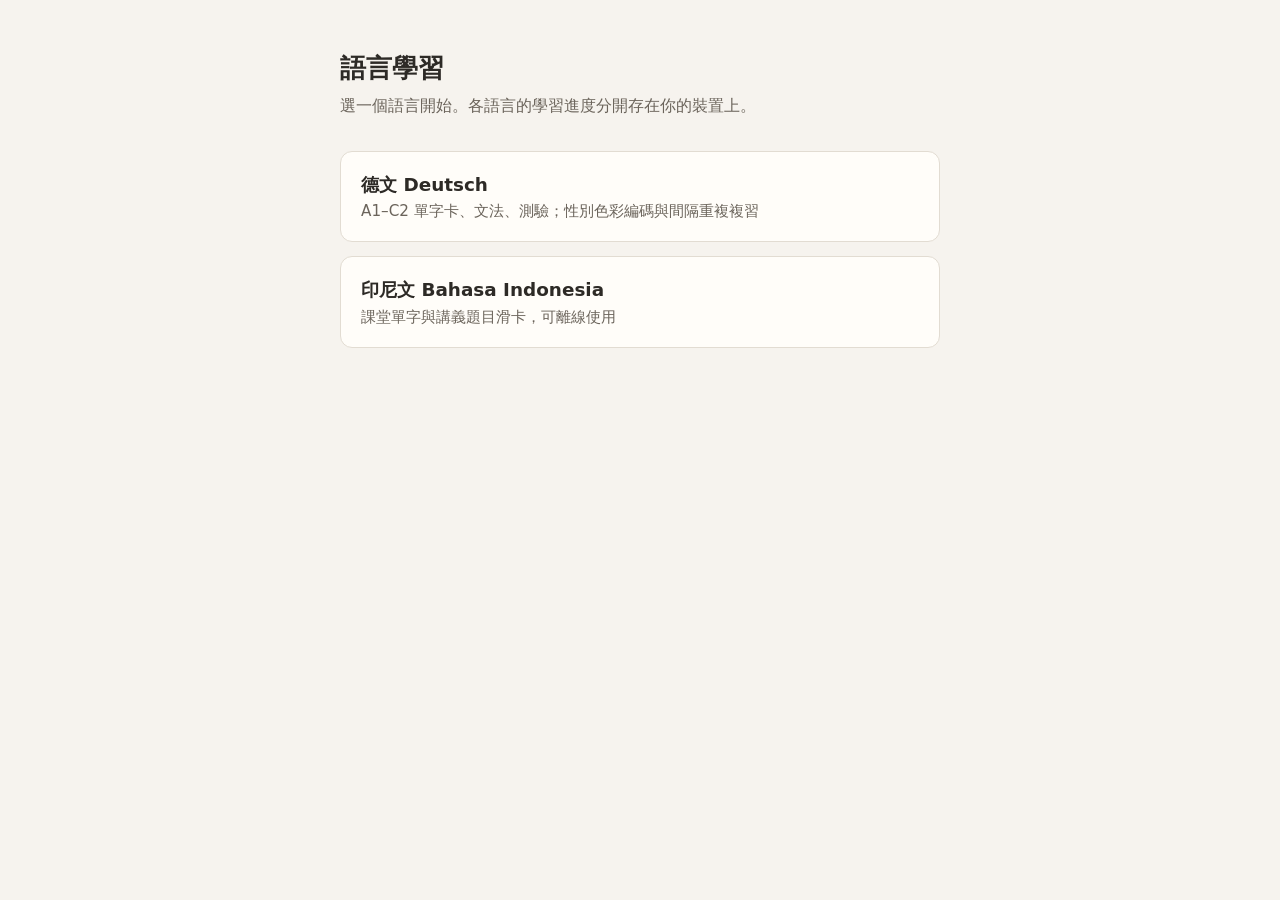
<file: index.html>
<!DOCTYPE html>
<html lang="zh-Hant">
<head>
<meta charset="UTF-8">
<meta name="viewport" content="width=device-width, initial-scale=1.0">
<title>語言學習 | 德文・印尼文</title>
<meta name="description" content="免費語言學習網站：德文 A1–C2 單字文法、印尼文課堂滑卡。繁體中文介面，進度只存在你的裝置。">
<!-- Hub page only links to each language folder; each language keeps its own code, style and storage keys -->
<style>
  :root { --paper: #f6f3ee; --ink: #2d2a26; --muted: #6b645b; --line: #e2dcd2; --card: #fffdf9; }
  * { box-sizing: border-box; }
  body { margin: 0; background: var(--paper); color: var(--ink);
         font-family: "Noto Sans TC", system-ui, -apple-system, "Microsoft JhengHei", sans-serif; line-height: 1.6; }
  .wrap { max-width: 640px; margin: 0 auto; padding: 48px 20px; }
  h1 { font-size: 1.6rem; margin: 0 0 4px; }
  p.lead { color: var(--muted); margin: 0 0 32px; }
  ul { list-style: none; padding: 0; margin: 0; display: grid; gap: 14px; }
  a.lang { display: block; padding: 18px 20px; background: var(--card); border: 1px solid var(--line);
           border-radius: 12px; color: inherit; text-decoration: none; }
  a.lang:hover, a.lang:focus-visible { border-color: var(--ink); }
  a.lang strong { font-size: 1.15rem; }
  a.lang span { display: block; color: var(--muted); font-size: .95rem; }
</style>
</head>
<body>
<main class="wrap">
  <h1>語言學習</h1>
  <p class="lead">選一個語言開始。各語言的學習進度分開存在你的裝置上。</p>
  <ul>
    <li><a class="lang" href="german/"><strong>德文 Deutsch</strong>
      <span>A1–C2 單字卡、文法、測驗；性別色彩編碼與間隔重複複習</span></a></li>
    <li><a class="lang" href="indonesian/"><strong>印尼文 Bahasa Indonesia</strong>
      <span>課堂單字與講義題目滑卡，可離線使用</span></a></li>
  </ul>
</main>
</body>
</html>
</file>
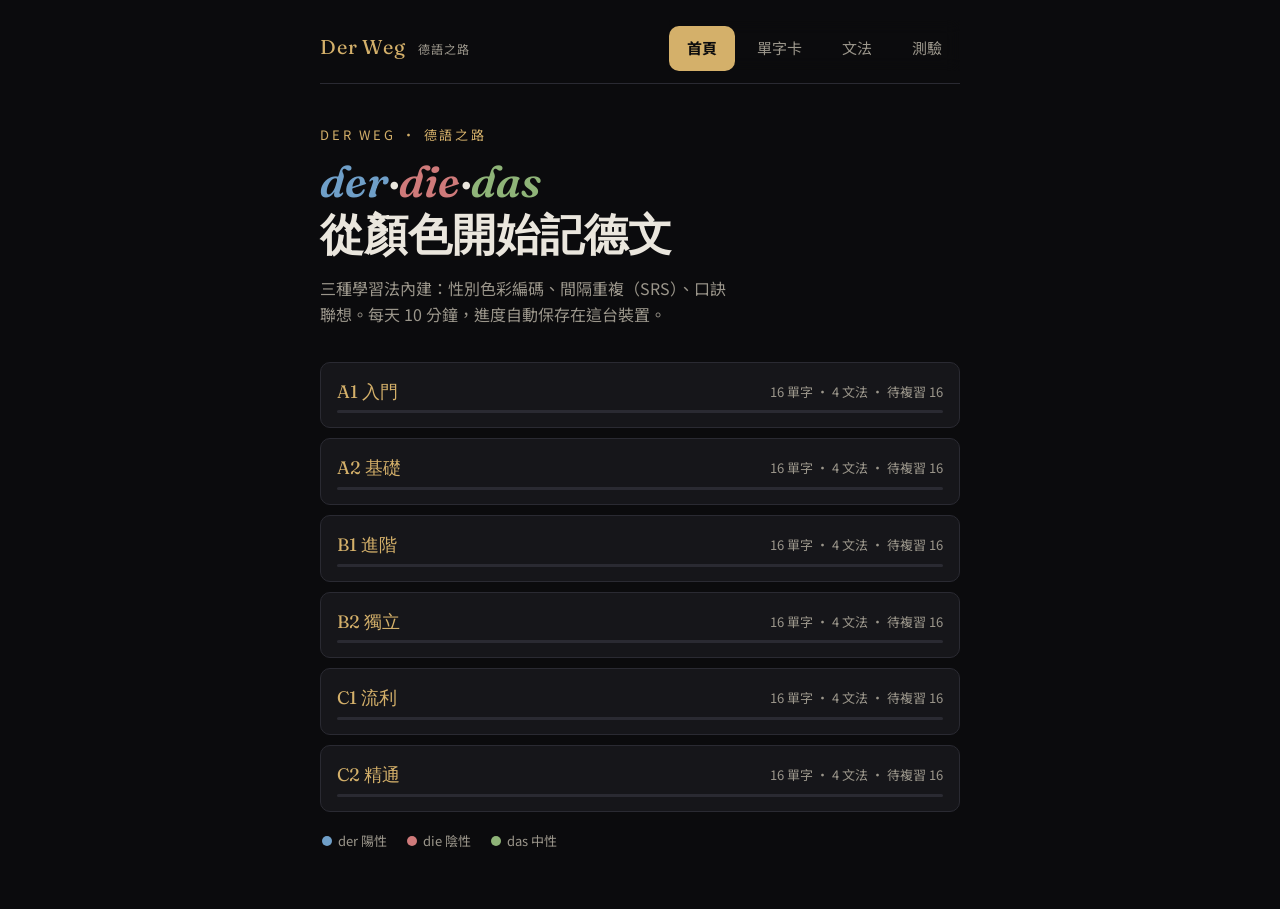
<file: german/index.html>
<!DOCTYPE html>
<html lang="zh-Hant">
<head>
<meta charset="UTF-8">
<meta name="viewport" content="width=device-width, initial-scale=1.0">
<title>Der Weg — 德語之路 | A1–C2 單字文法學習</title>
<meta name="description" content="免費德語學習網站：A1 到 C2 全級別單字與文法，內建性別色彩記憶法、間隔重複複習與口訣聯想。繁體中文介面。">
<!-- 字型為漸進增強：載入失敗時 fallback 至系統字型，不阻斷功能 -->
<link rel="preconnect" href="https://fonts.googleapis.com">
<link href="https://fonts.googleapis.com/css2?family=Fraunces:ital,wght@0,400;0,600;1,400&family=Noto+Sans+TC:wght@400;700&display=swap" rel="stylesheet">
<link rel="stylesheet" href="css/zen.css">
</head>
<body>
<div class="wrap">
  <header class="top">
    <span class="brand"><a href="../" aria-label="回語言選單" style="color:inherit;text-decoration:none">Der Weg</a> <small>德語之路</small></span>
    <nav class="tabs" role="tablist" aria-label="主導覽">
      <button class="tab on" data-tab="home" role="tab" aria-selected="true">首頁</button>
      <button class="tab" data-tab="vocab" role="tab" aria-selected="false">單字卡</button>
      <button class="tab" data-tab="grammar" role="tab" aria-selected="false">文法</button>
      <button class="tab" data-tab="quiz" role="tab" aria-selected="false">測驗</button>
    </nav>
  </header>
  <main id="view"></main>
</div>
<script src="data/vocab.js"></script>
<script src="data/grammar.js"></script>
<script src="js/srs.js"></script>
<script src="js/quiz.js"></script>
<script src="js/app.js"></script>
</body>
</html>
</file>
<file: german/css/zen.css>
/* ============================================================
   zen.css — ZenTheme Design System
   換皮規則：只改 :root 內的 token，不動下方任何選擇器。
   對比檢核：本檔所有文字/背景組合 ≥ WCAG AA (4.5:1)。
   ============================================================ */
:root {
  /* -- ZenTheme tokens -- */
  --ink: #0b0b0d;            /* 底 */
  --panel: #16161a;          /* 卡片面 */
  --panel-2: #1d1d23;        /* 卡片面 hover */
  --line: #2a2a32;           /* 邊線 */
  --text: #eae6dd;           /* 主文字 */
  --muted: #9b968b;          /* 次文字 */
  --gold: #d4b06a;           /* 主識別 */
  --gold-dim: #8a744a;
  /* 性別色（同時是學習法與視覺識別） */
  --der: #6f9fc8;            /* 陽·藍 */
  --die: #cf7a7a;            /* 陰·紅 */
  --das: #8fb478;            /* 中·綠 */
  --ok: #8fb478;
  --bad: #cf7a7a;
  --radius: 10px;
  --font-display: "Fraunces", Georgia, "Noto Serif TC", serif;
  --font-body: "Noto Sans TC", system-ui, -apple-system, sans-serif;
}

* { box-sizing: border-box; }
html { -webkit-text-size-adjust: 100%; }
body {
  margin: 0; background: var(--ink); color: var(--text);
  font-family: var(--font-body); font-size: 16px; line-height: 1.65;
}
button { font: inherit; color: inherit; cursor: pointer; background: none; border: none; }
button:focus-visible, [tabindex]:focus-visible { outline: 2px solid var(--gold); outline-offset: 2px; }
@media (prefers-reduced-motion: reduce) { * { transition: none !important; animation: none !important; } }

/* -- Layout shell -- */
.wrap { max-width: 680px; margin: 0 auto; padding: 0 20px 96px; }
header.top {
  display: flex; align-items: baseline; justify-content: space-between;
  padding: 20px 0 12px; border-bottom: 1px solid var(--line);
}
.brand { font-family: var(--font-display); font-size: 20px; letter-spacing: .04em; color: var(--gold); }
.brand small { color: var(--muted); font-family: var(--font-body); font-size: 12px; margin-left: 8px; }

/* -- Tabs（底部固定，行動優先） -- */
nav.tabs {
  position: fixed; bottom: 0; left: 0; right: 0; z-index: 10;
  display: flex; justify-content: center; gap: 4px;
  background: color-mix(in srgb, var(--ink) 92%, transparent);
  backdrop-filter: blur(8px); border-top: 1px solid var(--line); padding: 8px;
}
.tab { padding: 10px 18px; border-radius: var(--radius); color: var(--muted); font-size: 15px; }
.tab.on { color: var(--ink); background: var(--gold); font-weight: 700; }

/* -- Hero -- */
.hero { padding: 40px 0 8px; }
.eyebrow { color: var(--gold); font-size: 13px; letter-spacing: .22em; text-transform: uppercase; margin: 0 0 10px; }
.hero h1 { font-family: var(--font-display); font-weight: 600; font-size: clamp(30px, 6vw, 44px); line-height: 1.2; margin: 0 0 14px; }
.hero h1 em { font-style: italic; }
.lede { color: var(--muted); max-width: 46ch; margin: 0; }

/* 性別色（文字使用提高亮度確保對比） */
.g-der { color: var(--der); } .g-die { color: var(--die); } .g-das { color: var(--das); }
.dot { display: inline-block; width: 10px; height: 10px; border-radius: 50%; margin-right: 6px; }
.dot.g-der { background: var(--der); } .dot.g-die { background: var(--die); } .dot.g-das { background: var(--das); }
.legend { display: flex; gap: 20px; color: var(--muted); font-size: 13px; padding: 18px 2px; }

/* -- 首頁級別列 -- */
.lrows { display: grid; gap: 10px; margin-top: 26px; }
.lrow {
  display: grid; grid-template-columns: 1fr auto; gap: 4px 12px; align-items: center;
  text-align: left; background: var(--panel); border: 1px solid var(--line);
  border-radius: var(--radius); padding: 14px 16px; transition: background .15s;
}
.lrow:hover { background: var(--panel-2); }
.lrow-name { font-family: var(--font-display); font-size: 18px; color: var(--gold); }
.lrow-meta { color: var(--muted); font-size: 13px; }
.bar { grid-column: 1 / -1; height: 3px; background: var(--line); border-radius: 2px; overflow: hidden; }
.bar-fill { display: block; height: 100%; background: var(--gold); }

/* -- 級別切換列 -- */
.levels { display: flex; flex-wrap: wrap; gap: 8px; padding: 18px 0 6px; }
.lv { padding: 7px 13px; border: 1px solid var(--line); border-radius: 999px; color: var(--muted); font-size: 13.5px; }
.lv.on { border-color: var(--gold); color: var(--gold); }

/* -- 單字卡 -- */
.counter { color: var(--muted); font-size: 13px; margin: 12px 2px 8px; }
.card {
  background: var(--panel); border: 1px solid var(--line); border-radius: var(--radius);
  padding: 34px 26px; min-height: 300px; display: flex; flex-direction: column;
  justify-content: center; text-align: center; gap: 12px;
}
.word { font-family: var(--font-display); font-size: clamp(26px, 5.5vw, 36px); font-weight: 600; }
.hint, .tap { color: var(--muted); font-size: 14px; }
.tap { text-align: center; margin-top: 14px; }
.zh { font-size: 20px; }
.pl { display: block; color: var(--muted); font-size: 13px; margin-top: 4px; }
.ex { color: var(--text); font-size: 15px; border-top: 1px solid var(--line); padding-top: 14px; margin: 6px 0 0; }
.ex span { color: var(--muted); font-size: 14px; }
.mn { color: var(--gold); font-size: 14px; margin: 0; }
.grades { display: grid; grid-template-columns: repeat(3, 1fr); gap: 10px; margin-top: 14px; }
.btn {
  background: var(--panel); border: 1px solid var(--line); border-radius: var(--radius);
  padding: 13px; font-size: 15.5px; transition: background .15s;
}
.btn:hover { background: var(--panel-2); }
.btn.g0 { border-color: var(--die); color: var(--die); }
.btn.g1 { border-color: var(--gold-dim); color: var(--gold); }
.btn.g2 { border-color: var(--das); color: var(--das); }
.done { text-align: center; padding: 52px 0; color: var(--muted); }
.done .btn { margin-top: 12px; }
.score { font-family: var(--font-display); font-size: 40px; color: var(--gold); margin: 0 0 6px; }

/* -- 文法 -- */
.topics { display: grid; gap: 10px; margin-top: 14px; }
.topic { background: var(--panel); border: 1px solid var(--line); border-radius: var(--radius); padding: 4px 18px; }
.topic summary {
  cursor: pointer; padding: 13px 0; font-family: var(--font-display);
  font-size: 17px; color: var(--gold); list-style: none;
}
.topic summary::-webkit-details-marker { display: none; }
.topic summary::before { content: "﹢ "; color: var(--muted); }
.topic[open] summary::before { content: "－ "; }
.topic .core { margin: 2px 0 8px; }
.topic ul { margin: 10px 0 16px; padding-left: 20px; color: var(--text); }
.topic li { margin: 6px 0; font-size: 15px; }
table { width: 100%; border-collapse: collapse; margin: 10px 0; font-size: 14.5px; }
th { text-align: left; color: var(--gold); font-weight: 600; border-bottom: 1px solid var(--gold-dim); padding: 8px 10px 8px 0; }
td { border-bottom: 1px solid var(--line); padding: 8px 10px 8px 0; vertical-align: top; }

/* -- 測驗 -- */
.quiz { display: grid; gap: 10px; margin-top: 8px; }
.quiz .word { text-align: center; padding: 22px 0 14px; }
.opt {
  background: var(--panel); border: 1px solid var(--line); border-radius: var(--radius);
  padding: 14px; text-align: left; font-size: 16px; transition: background .15s;
}
.opt:hover:not(:disabled) { background: var(--panel-2); }
.opt.right { border-color: var(--ok); color: var(--ok); }
.opt.wrong { border-color: var(--bad); color: var(--bad); }
.next { margin-top: 6px; border-color: var(--gold-dim); color: var(--gold); }

@media (min-width: 720px) {
  nav.tabs { position: static; border: none; background: none; justify-content: flex-start; padding: 6px 0 0; }
  .wrap { padding-bottom: 40px; }
}
</file>
